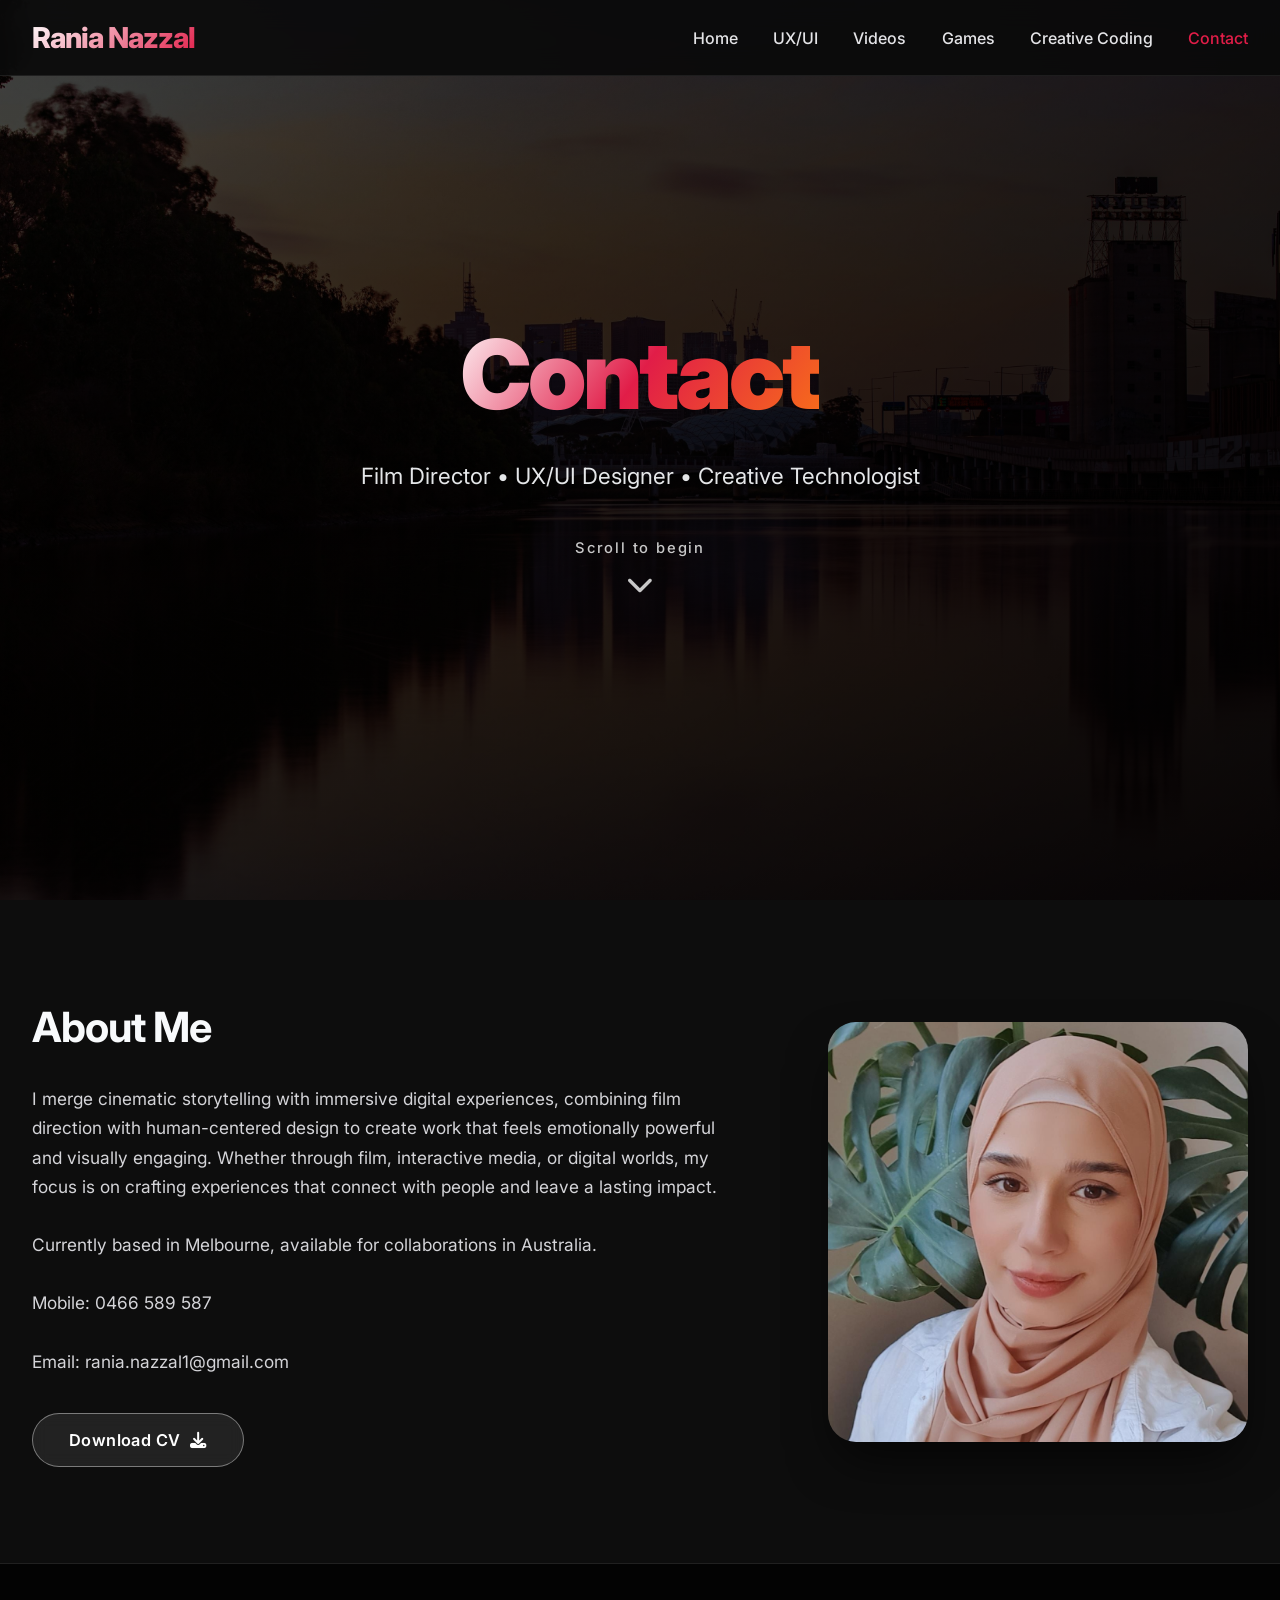
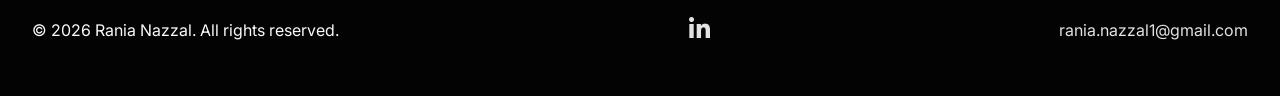
<file: Contact.html>
<!doctype html>
<html lang="en">
  <head>
    <meta charset="UTF-8" />
    <meta
      name="viewport"
      content="width=device-width, initial-scale=1.0, viewport-fit=cover"
    />
    <meta name="referrer" content="strict-origin-when-cross-origin" />
    <!-- ← Add this line -->
    <title>Rania Nazzal | Director & Designer</title>
    <!-- Google Fonts -->
    <link
      href="https://fonts.googleapis.com/css2?family=Inter:opsz,wght@14..32,300;14..32,400;14..32,500;14..32,600;14..32,700;14..32,800;14..32,900&display=swap"
      rel="stylesheet"
    />
    <link
      rel="stylesheet"
      href="https://cdnjs.cloudflare.com/ajax/libs/font-awesome/6.5.1/css/all.min.css"
    />
    <link rel="stylesheet" href="styles.css" />
  </head>
  <body>
    <nav class="navbar">
      <div class="nav-container">
        <a href="#" class="logo">Rania Nazzal</a>
        <div class="nav-links">
          <a href="index.html">Home</a>
          <a href="ux.html">UX/UI</a>
          <a href="videos.html">Videos</a>
          <a href="games.html">Games</a>
          <a href="creative.html">Creative Coding</a>
          <a href="Contact.html" class="active">Contact</a>
        </div>
        <button class="mobile-menu-btn" id="mobileMenuBtn" aria-label="Menu">
          <i class="fas fa-bars"></i>
        </button>
      </div>
    </nav>

    <!-- Mobile panel -->
    <div class="overlay-blur" id="overlayBlur"></div>
    <div class="mobile-nav-panel" id="mobilePanel">
      <button class="close-mobile" id="closeMobileBtn">&times;</button>
      <a href="#">Home</a>
      <a href="#">UX/UI</a>
      <a href="#">Videos</a>
      <a href="#">Games & Immersive</a>
      <a href="#" class="active">Contact</a>
    </div>

    <!-- HERO SECTION -->
    <header class="hero hero-contact">
      <div class="hero-video-bg">
        <!-- 🎥 REPLACE WITH YOUR HERO BACKGROUND VIDEO -->
        <video autoplay muted loop playsinline id="heroBgVideo">
          <source
            src="https://assets.mixkit.co/videos/preview/754/754-small.mp4"
            type="video/mp4"
          />
          Your browser does not support the video tag.
        </video>
      </div>
      <div class="hero-overlay"></div>
      <div class="hero-content">
        <h1 class="hero-title">Contact</h1>
        <p class="hero-subtitle">
          Film Director • UX/UI Designer • Creative Technologist
        </p>

        <div class="scroll-indicator" id="scrollIndicator">
          <span>Scroll to begin</span>
          <i class="fas fa-chevron-down"></i>
        </div>
      </div>
    </header>

    <!-- ABOUT SECTION -->
    <section class="about">
      <div class="container about-grid">
        <div class="about-text">
          <h2>About Me</h2>
          <p>
            I merge cinematic storytelling with immersive digital experiences,
            combining film direction with human-centered design to create work
            that feels emotionally powerful and visually engaging. Whether
            through film, interactive media, or digital worlds, my focus is on
            crafting experiences that connect with people and leave a lasting
            impact.
          </p>
          <p>
            Currently based in Melbourne, available for collaborations in
            Australia.
          </p>
          <p>Mobile: 0466 589 587</p>
          <p>Email: rania.nazzal1@gmail.com</p>
          <a href="Files/CV.pdf" class="btn btn-secondary btn-download"
            >Download CV <i class="fas fa-download"></i
          ></a>
        </div>
        <!-- Replaced Stats with Portrait Image -->
        <div class="about-image">
          <img src="images/Index/Rania.jpg" alt="Rania Nazzal" />
        </div>
      </div>
    </section>

    <!-- FOOTER -->
    <footer class="footer">
      <div class="container">
        <div class="footer-content">
          <div><p>© 2026 Rania Nazzal. All rights reserved.</p></div>
          <div class="social-links">
            <a
              href="https://www.linkedin.com/in/rania-nazz-2394b4176"
              target="_blank"
              rel="noopener noreferrer"
              aria-label="LinkedIn"
            >
              <i class="fab fa-linkedin-in"></i>
            </a>
          </div>
          <div>
            <a href="mailto:rania.nazzal1@gmail.com">rania.nazzal1@gmail.com</a>
          </div>
        </div>
      </div>
    </footer>

    <script src="script.js"></script>
  </body>
</html>
</file>
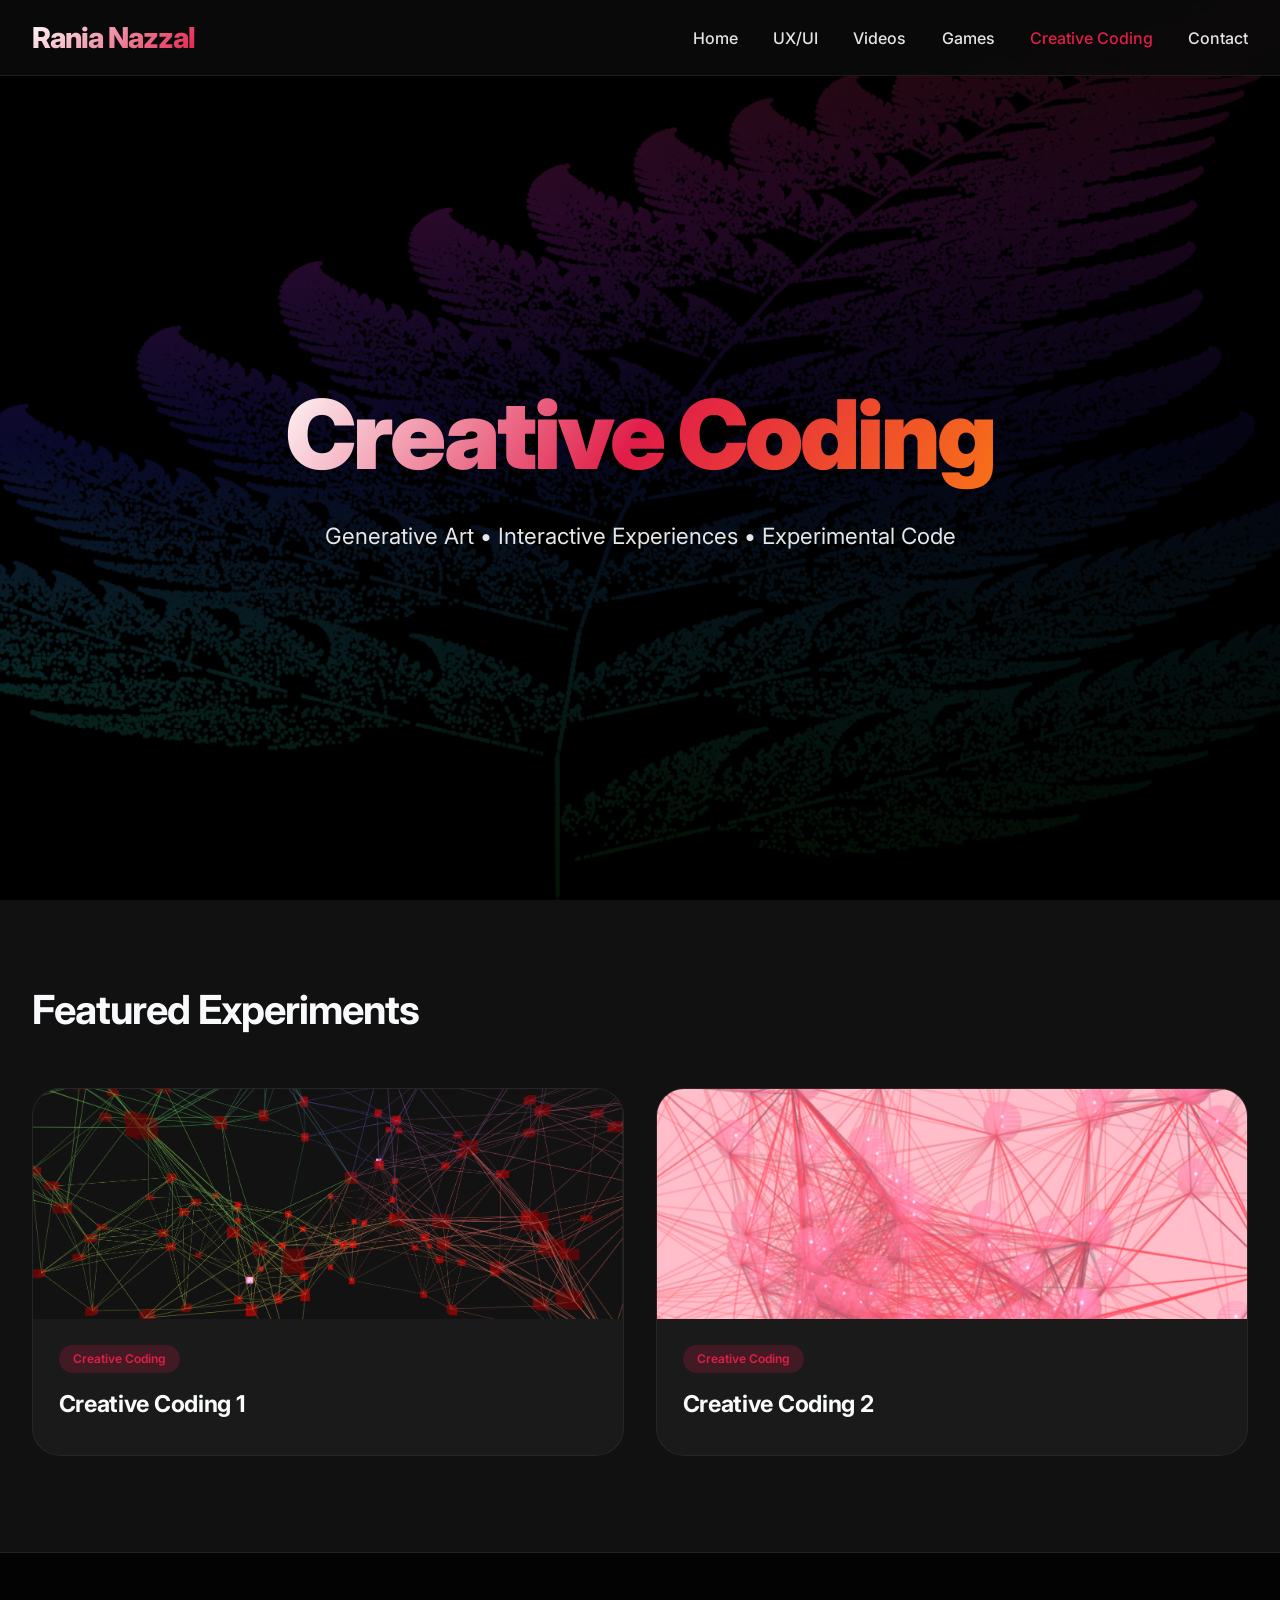
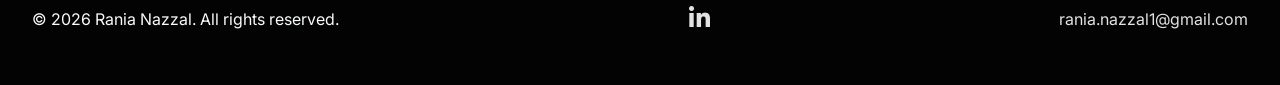
<file: creative.html>
<!doctype html>
<html lang="en">
  <head>
    <meta charset="UTF-8" />
    <meta
      name="viewport"
      content="width=device-width, initial-scale=1.0, viewport-fit=cover"
    />
    <title>Creative Coding | Rania Nazzal</title>
    <link
      href="https://fonts.googleapis.com/css2?family=Inter:opsz,wght@14..32,300;14..32,400;14..32,500;14..32,600;14..32,700;14..32,800;14..32,900&display=swap"
      rel="stylesheet"
    />
    <link
      rel="stylesheet"
      href="https://cdnjs.cloudflare.com/ajax/libs/font-awesome/6.5.1/css/all.min.css"
    />
    <link rel="stylesheet" href="styles.css" />
  </head>
  <body>
    <!-- Navbar -->
    <nav class="navbar">
      <div class="nav-container">
        <a href="index.html" class="logo">Rania Nazzal</a>
        <div class="nav-links">
          <a href="index.html">Home</a>
          <a href="ux.html">UX/UI</a>
          <a href="videos.html">Videos</a>
          <a href="games.html">Games</a>
          <a href="creative-coding.html" class="active">Creative Coding</a>
          <a href="Contact.html">Contact</a>
        </div>
        <button class="mobile-menu-btn" id="mobileMenuBtn" aria-label="Menu">
          <i class="fas fa-bars"></i>
        </button>
      </div>
    </nav>

    <!-- Hero -->
    <header class="hero hero-creative">
      <div class="hero-overlay"></div>
      <div class="hero-content">
        <h1 class="hero-title">Creative Coding</h1>
        <p class="hero-subtitle">
          Generative Art • Interactive Experiences • Experimental Code
        </p>
      </div>
    </header>

    <!-- FEATURED PROJECTS SECTION -->
    <section class="featured" id="projects">
      <div class="container">
        <h2>Featured Experiments</h2>

        <div class="featured-grid">
          <!-- Add your creative coding projects here -->
          <a
            href="https://ranianazz-ccblog.deno.dev/ "
            target="_blank"
            class="featured-card"
          >
            <div class="card-image">
              <img src="images/creative/2.png" alt="Creative Coding" />
            </div>
            <div class="card-content">
              <span class="tag">Creative Coding</span>
              <h3>Creative Coding 1</h3>
              <p></p>
            </div>
          </a>

          <a
            href="https://ranianazz-blog2-main-86.deno.dev/"
            target="_blank"
            class="featured-card"
          >
            <div class="card-image">
              <img src="images/creative/1.png" alt="Generative Art" />
            </div>
            <div class="card-content">
              <span class="tag">Creative Coding</span>
              <h3>Creative Coding 2</h3>
              <p></p>
            </div>
          </a>
        </div>
      </div>
    </section>

    <!-- Footer -->
    <footer class="footer">
      <div class="container">
        <div class="footer-content">
          <div><p>© 2026 Rania Nazzal. All rights reserved.</p></div>
          <div class="social-links">
            <a
              href="https://www.linkedin.com/in/rania-nazz-2394b4176"
              target="_blank"
              rel="noopener noreferrer"
              aria-label="LinkedIn"
            >
              <i class="fab fa-linkedin-in"></i>
            </a>
          </div>
          <div>
            <a href="mailto:rania.nazzal1@gmail.com">rania.nazzal1@gmail.com</a>
          </div>
        </div>
      </div>
    </footer>

    <script src="script.js"></script>
  </body>
</html>
</file>
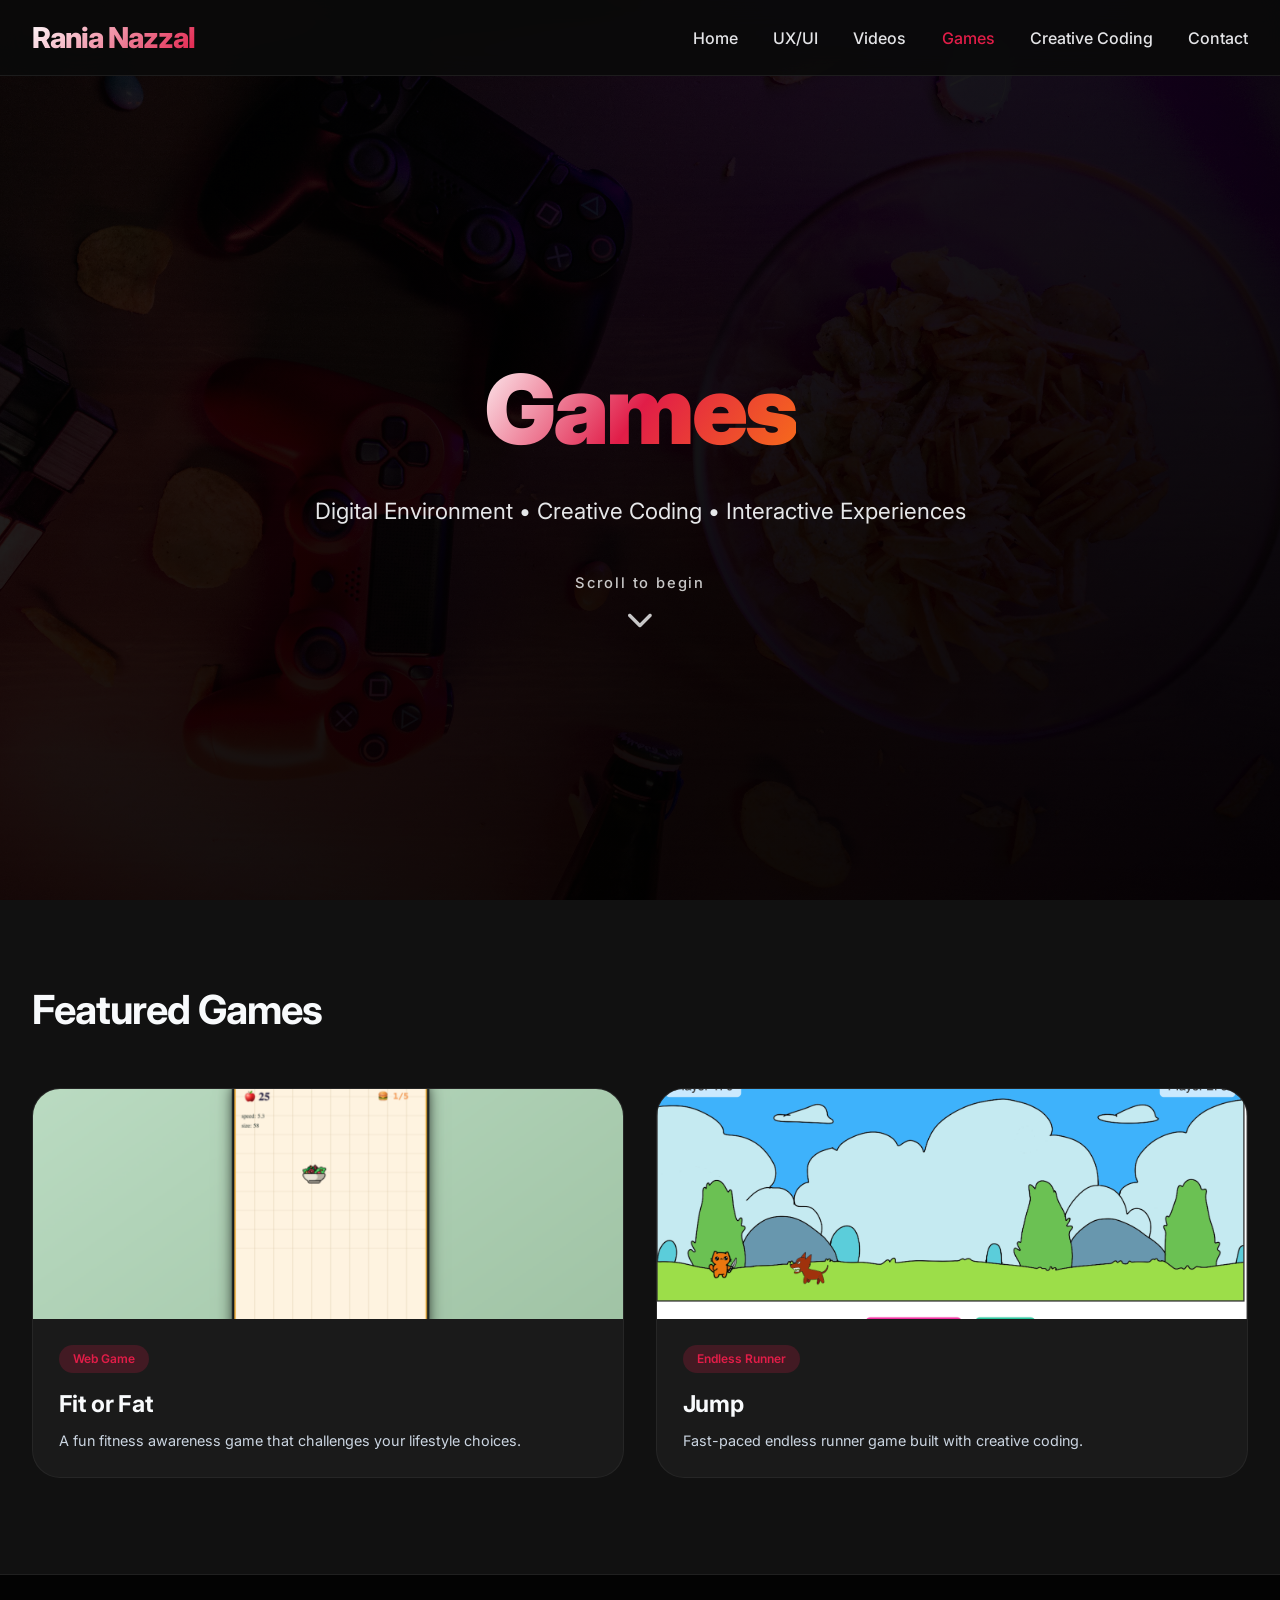
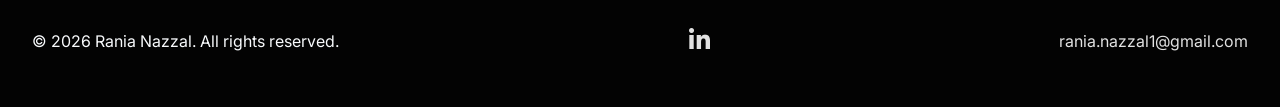
<file: games.html>
<!doctype html>
<html lang="en">
  <head>
    <meta charset="UTF-8" />
    <meta
      name="viewport"
      content="width=device-width, initial-scale=1.0, viewport-fit=cover"
    />
    <title>Games & Immersive | Rania Nazzal</title>
    <link
      href="https://fonts.googleapis.com/css2?family=Inter:opsz,wght@14..32,300;14..32,400;14..32,500;14..32,600;14..32,700;14..32,800;14..32,900&display=swap"
      rel="stylesheet"
    />
    <link
      rel="stylesheet"
      href="https://cdnjs.cloudflare.com/ajax/libs/font-awesome/6.5.1/css/all.min.css"
    />
    <link rel="stylesheet" href="styles.css" />
  </head>
  <body>
    <!-- Navbar -->
    <nav class="navbar">
      <div class="nav-container">
        <a href="index.html" class="logo">Rania Nazzal</a>
        <div class="nav-links">
          <a href="index.html">Home</a>
          <a href="ux.html">UX/UI</a>
          <a href="videos.html">Videos</a>
          <a href="games.html" class="active">Games</a>
          <a href="creative.html">Creative Coding</a>
          <a href="Contact.html">Contact</a>
        </div>
        <button class="mobile-menu-btn" id="mobileMenuBtn" aria-label="Menu">
          <i class="fas fa-bars"></i>
        </button>
      </div>
    </nav>

    <!-- Hero -->
    <header class="hero hero-immersive">
      <div class="hero-overlay"></div>
      <div class="hero-content">
        <h1 class="hero-title">Games</h1>
        <p class="hero-subtitle">
          Digital Environment • Creative Coding • Interactive Experiences
        </p>
        <div class="scroll-indicator" id="scrollIndicator">
          <span>Scroll to begin</span>
          <i class="fas fa-chevron-down"></i>
        </div>
      </div>
    </header>

    <!-- FEATURED GAMES SECTION -->
    <section class="featured" id="projects">
      <div class="container">
        <h2>Featured Games</h2>

        <div class="featured-grid">
          <!-- Game 1: Fit or Fat -->
          <a
            href="https://fit-or-fat.netlify.app/"
            target="_blank"
            class="featured-card"
          >
            <div class="card-image">
              <img src="images\games\fitorfat.png" alt="Fit or Fat Game" />
            </div>
            <div class="card-content">
              <span class="tag">Web Game</span>
              <h3>Fit or Fat</h3>
              <p>
                A fun fitness awareness game that challenges your lifestyle
                choices.
              </p>
            </div>
          </a>

          <!-- Game 2: Jump -->
          <a
            href="https://ranianazz.github.io/Game/"
            target="_blank"
            class="featured-card"
          >
            <div class="card-image">
              <img src="images\games\jump.png" alt="Jump Game" />
            </div>
            <div class="card-content">
              <span class="tag">Endless Runner</span>
              <h3>Jump</h3>
              <p>Fast-paced endless runner game built with creative coding.</p>
            </div>
          </a>
        </div>
      </div>
    </section>

    <!-- FOOTER -->
    <footer class="footer">
      <div class="container">
        <div class="footer-content">
          <div><p>© 2026 Rania Nazzal. All rights reserved.</p></div>
          <div class="social-links">
            <a
              href="https://www.linkedin.com/in/rania-nazz-2394b4176"
              target="_blank"
              rel="noopener noreferrer"
              aria-label="LinkedIn"
            >
              <i class="fab fa-linkedin-in"></i>
            </a>
          </div>
          <div>
            <a href="mailto:rania.nazzal1@gmail.com">rania.nazzal1@gmail.com</a>
          </div>
        </div>
      </div>
    </footer>
    <script src="script.js"></script>
  </body>
</html>
</file>
<file: styles.css>
/* === RESET & GLOBAL === */
* {
  margin: 0;
  padding: 0;
  box-sizing: border-box;
}

:root {
  --primary: #e11d48;
  --primary-dark: #be123c;
  --dark: #0a0a0a;
  --dark-elevated: #111111;
  --card-bg: #1a1a1a;
  --light: #f8fafc;
  --gray-muted: #a1a1aa;
  --transition: all 0.35s cubic-bezier(0.2, 0.9, 0.4, 1.1);
}

body {
  font-family:
    "Inter",
    system-ui,
    -apple-system,
    sans-serif;
  background-color: var(--dark);
  color: var(--light);
  line-height: 1.5;
  overflow-x: hidden;
  scroll-behavior: smooth;
}

/* NAVBAR */
.navbar {
  position: fixed;
  top: 0;
  left: 0;
  width: 100%;
  z-index: 1000;
  background: rgba(10, 10, 10, 0.92);
  backdrop-filter: blur(14px);
  border-bottom: 1px solid rgba(255, 255, 255, 0.08);
  transition: var(--transition);
}

.nav-container {
  max-width: 1280px;
  margin: 0 auto;
  padding: 1rem 2rem;
  display: flex;
  align-items: center;
  justify-content: space-between;
}

.logo {
  font-size: 1.8rem;
  font-weight: 800;
  letter-spacing: -1px;
  text-decoration: none;
  background: linear-gradient(135deg, #fff, var(--primary));
  background-clip: text;
  -webkit-background-clip: text;
  -webkit-text-fill-color: transparent;
}

.nav-links {
  display: flex;
  gap: 2.2rem;
}

.nav-links a {
  color: #e4e4e7;
  text-decoration: none;
  font-weight: 500;
  font-size: 1rem;
  transition: color 0.25s;
}

.nav-links a:hover,
.nav-links a.active {
  color: var(--primary);
}

.mobile-menu-btn {
  display: none;
  background: none;
  border: none;
  color: white;
  font-size: 1.7rem;
  cursor: pointer;
}

/* ==================== HERO SECTION ==================== */
.hero {
  height: 100vh;
  min-height: 700px;
  position: relative;
  display: flex;
  align-items: center;
  justify-content: center;
  text-align: center;
  overflow: hidden;
}

.hero-video-bg {
  position: absolute;
  top: 0;
  left: 0;
  width: 100%;
  height: 100%;
  z-index: 0;
}

.hero-video-bg video {
  width: 100%;
  height: 100%;
  object-fit: cover;
  filter: brightness(0.75) contrast(1.05);
}

.hero-overlay {
  position: absolute;
  inset: 0;
  background: linear-gradient(
    145deg,
    rgba(0, 0, 0, 0.4) 0%,
    rgba(0, 0, 0, 0.75) 100%
  );
  z-index: 1;
}

/* Strong Centering */
.hero-content {
  position: relative;
  z-index: 3;
  max-width: 920px;
  width: 100%;
  padding: 0 20px;
  display: flex;
  flex-direction: column;
  align-items: center;
  text-align: center;
  margin: 0 auto;
}

.hero-title {
  font-size: clamp(3rem, 11vw, 6rem);
  font-weight: 900;
  letter-spacing: -3px;
  margin-bottom: 0.8rem;
  background: linear-gradient(125deg, #ffffff, var(--primary), #f97316);
  background-clip: text;
  -webkit-background-clip: text;
  -webkit-text-fill-color: transparent;
}

.hero-subtitle {
  font-size: 1.4rem;
  margin-bottom: 2.8rem;
  opacity: 0.92;
  max-width: 680px;
}

.hero-buttons {
  display: flex;
  flex-wrap: wrap;
  gap: 1.2rem;
  justify-content: center;
  margin-bottom: 5rem;
  width: 100%;
}

/* Buttons */
.btn {
  padding: 14px 36px;
  border-radius: 60px;
  text-decoration: none;
  font-weight: 600;
  font-size: 1.02rem;
  letter-spacing: 0.4px;
  transition: var(--transition);
  display: inline-flex;
  align-items: center;
  justify-content: center;
  min-width: 170px;
}

.btn-primary {
  background: var(--primary);
  color: white;
  box-shadow: 0 8px 25px rgba(225, 29, 72, 0.35);
}

.btn-primary:hover {
  background: var(--primary-dark);
  transform: translateY(-4px);
  box-shadow: 0 22px 35px -8px rgba(225, 29, 72, 0.5);
}

.btn-secondary {
  background: rgba(255, 255, 255, 0.09);
  color: white;
  border: 1px solid rgba(255, 255, 255, 0.4);
  backdrop-filter: blur(8px);
}

.btn-secondary:hover {
  background: rgba(255, 255, 255, 0.2);
  border-color: rgba(255, 255, 255, 0.7);
  transform: translateY(-3px);
}

/* Scroll Indicator */
.scroll-indicator {
  display: flex;
  flex-direction: column;
  align-items: center;
  gap: 12px;
  font-size: 0.92rem;
  font-weight: 500;
  letter-spacing: 1.8px;
  color: #ddd;
  cursor: pointer;
  opacity: 0.9;
}

.scroll-indicator:hover {
  color: #fff;
  opacity: 1;
}

.scroll-indicator i {
  font-size: 1.7rem;
  animation: bounce 2.3s infinite;
}

@keyframes bounce {
  0%,
  100% {
    transform: translateY(0);
  }
  50% {
    transform: translateY(10px);
  }
}

@keyframes fadeUp {
  from {
    opacity: 0;
    transform: translateY(40px);
  }
  to {
    opacity: 1;
    transform: translateY(0);
  }
}

/* ==================== OTHER SECTIONS ==================== */
.featured {
  padding: 5rem 0 6rem;
  background: var(--dark-elevated);
}

.container {
  max-width: 1280px;
  margin: 0 auto;
  padding: 0 2rem;
}

.featured h2,
.about-text h2 {
  font-size: 2.5rem;
  font-weight: 700;
  margin-bottom: 3rem;
  letter-spacing: -1px;
}

.featured-grid {
  display: grid;
  grid-template-columns: repeat(auto-fit, minmax(330px, 1fr));
  gap: 2rem;
}

.featured-card {
  text-decoration: none;
  color: inherit;
  border-radius: 28px;
  overflow: hidden;
  background: var(--card-bg);
  transition:
    transform 0.3s ease,
    box-shadow 0.3s;
  display: flex;
  flex-direction: column;
  border: 1px solid rgba(255, 255, 255, 0.05);
}

.featured-card:hover {
  transform: translateY(-8px);
  box-shadow: 0 30px 40px -18px rgba(0, 0, 0, 0.6);
  border-color: rgba(225, 29, 72, 0.3);
}

.card-video-wrapper,
.card-image {
  position: relative;
  width: 100%;
  height: 230px;
  overflow: hidden;
  background: #0f0f0f;
}

.card-video {
  width: 100%;
  height: 100%;
  object-fit: cover;
  transition: transform 0.5s;
}

.featured-card:hover .card-video {
  transform: scale(1.03);
}

.card-image img {
  width: 100%;
  height: 100%;
  object-fit: cover;
  transition: transform 0.5s;
}

.card-content {
  padding: 1.6rem;
}

.tag {
  display: inline-block;
  background: rgba(225, 29, 72, 0.2);
  color: var(--primary);
  padding: 5px 14px;
  border-radius: 40px;
  font-size: 0.75rem;
  font-weight: 600;
  margin-bottom: 0.9rem;
}

.card-content h3 {
  font-size: 1.45rem;
  font-weight: 700;
  margin-bottom: 0.5rem;
  letter-spacing: -0.3px;
}

.card-content p {
  color: #cbd5e1;
  font-size: 0.9rem;
}

/* ABOUT SECTION */
.about {
  padding: 6rem 0;
  background: #0d0d0d;
}

.about-grid {
  display: flex;
  flex-wrap: wrap;
  gap: 4rem;
  align-items: center;
}

.about-text {
  flex: 1.2;
}

.about-text h2 {
  font-size: 2.3rem;
  margin-bottom: 1.5rem;
  font-weight: 700;
}

.about-text p {
  font-size: 1.05rem;
  color: #d4d4d8;
  margin-bottom: 1.5rem;
  line-height: 1.6;
}

.btn-download {
  margin-top: 0.5rem;
  display: inline-flex;
  align-items: center;
  gap: 10px;
}

.about-stats {
  flex: 0.9;
  display: flex;
  flex-direction: column;
  gap: 1.5rem;
}

.stat {
  background: var(--card-bg);
  padding: 1.6rem;
  border-radius: 28px;
  text-align: center;
  transition: all 0.2s;
  border: 1px solid rgba(255, 255, 255, 0.05);
}

.stat-number {
  font-size: 3rem;
  font-weight: 800;
  color: var(--primary);
  line-height: 1;
}

/* FOOTER */
.footer {
  background: #030303;
  padding: 3rem 0;
  border-top: 1px solid #202020;
}

.footer-content {
  display: flex;
  justify-content: space-between;
  align-items: center;
  flex-wrap: wrap;
  gap: 1.5rem;
}

.social-links a {
  color: #b0b0b0;
  font-size: 1.5rem;
  margin: 0 12px;
  transition: color 0.2s;
}

.social-links a:hover {
  color: var(--primary);
}

.footer a {
  color: #e2e2e2;
  text-decoration: none;
}

.footer a:hover {
  color: var(--primary);
}

/* MOBILE MENU */
.mobile-nav-panel {
  position: fixed;
  top: 0;
  right: -100%;
  width: 280px;
  height: 100%;
  background: #0a0a0aea;
  backdrop-filter: blur(20px);
  z-index: 2000;
  padding: 5rem 2rem;
  transition: right 0.3s ease;
  display: flex;
  flex-direction: column;
  gap: 2rem;
  border-left: 1px solid rgba(255, 255, 255, 0.1);
}

.mobile-nav-panel a {
  color: white;
  text-decoration: none;
  font-size: 1.4rem;
  font-weight: 500;
  padding: 0.6rem 0;
  border-bottom: 1px solid rgba(255, 255, 255, 0.1);
}

.mobile-nav-panel a.active {
  color: var(--primary);
}

.close-mobile {
  position: absolute;
  top: 1.2rem;
  right: 1.5rem;
  background: none;
  border: none;
  color: white;
  font-size: 2rem;
  cursor: pointer;
}

.overlay-blur {
  position: fixed;
  inset: 0;
  background: rgba(0, 0, 0, 0.6);
  backdrop-filter: blur(3px);
  z-index: 1999;
  display: none;
}

/* RESPONSIVE */
@media (max-width: 768px) {
  .nav-links {
    display: none;
  }
  .mobile-menu-btn {
    display: block;
  }
  .about-grid {
    flex-direction: column;
  }
  .hero-subtitle {
    font-size: 1.15rem;
  }
  .hero-buttons {
    margin-bottom: 4rem;
  }
  .featured-grid {
    gap: 1.5rem;
  }
  .footer-content {
    flex-direction: column;
    text-align: center;
  }
}

.card-video-wrapper {
  position: relative;
  height: 260px;
  overflow: hidden;
  background: #111;
  border-radius: 12px 12px 0 0;
}

.card-thumbnail,
.card-video {
  width: 100%;
  height: 100%;
  object-fit: cover;
  transition: all 0.5s ease;
}

.card-video {
  position: absolute;
  top: 0;
  left: 0;
  opacity: 0;
  pointer-events: none;
}

.video-card:hover .card-thumbnail {
  opacity: 0;
}

.video-card:hover .card-video {
  opacity: 1;
  pointer-events: auto;
}

/* Home Hero - Background Image */
.hero-home {
  background:
    linear-gradient(145deg, rgba(0, 0, 0, 0.45), rgba(0, 0, 0, 0.75)),
    url("images/Index/IMG_4042.png") center/cover no-repeat;
  height: 100vh;
  min-height: 700px;
  position: relative;
  display: flex;
  align-items: center;
  justify-content: center;
  text-align: center;
  overflow: hidden;
}

.hero-home .hero-content {
  position: relative;
  z-index: 3;
}

/* Contact Hero - Background Image */
.hero-contact {
  background:
    linear-gradient(145deg, rgba(0, 0, 0, 0.45), rgba(0, 0, 0, 0.75)),
    url("images/contact/pexels-daryl-john-de-guzman-113010230-11631926.jpg")
      center/cover no-repeat;
  height: 100vh;
  min-height: 700px;
  position: relative;
  display: flex;
  align-items: center;
  justify-content: center;
  text-align: center;
  overflow: hidden;
}

.hero-home .hero-content {
  position: relative;
  z-index: 3;
}
/* Optional: Darker overlay if needed */
.hero-home .hero-overlay {
  position: absolute;
  inset: 0;
  background: linear-gradient(
    145deg,
    rgba(0, 0, 0, 0.4) 0%,
    rgba(0, 0, 0, 0.75) 100%
  );
  z-index: 1;
}

/* UX Hero Variation */
.hero-ux {
  background:
    linear-gradient(145deg, rgba(0, 0, 0, 0.6), rgba(0, 0, 0, 0.85)),
    url("images/uxui/background.jpg") center/cover no-repeat;
}

.hero-ux .hero-content {
  padding-top: 80px;
}

/* Optional: Filter buttons (you can expand later) */
.ux-filters {
  display: flex;
  justify-content: center;
  gap: 1rem;
  margin: 2.5rem 0;
  flex-wrap: wrap;
}

/* Videos Hero */
.hero-videos {
  background:
    linear-gradient(145deg, rgba(0, 0, 0, 0.65), rgba(0, 0, 0, 0.85)),
    url("images/video/background.jpg") center/cover no-repeat;
}

.hero-videos .hero-content {
  padding-top: 60px;
}

/* Make video cards play on hover */
.featured-card:hover .card-video {
  transform: scale(1.05);
}

/* Games & Immersive Hero */
.hero-immersive {
  background:
    linear-gradient(145deg, rgba(0, 0, 0, 0.7), rgba(0, 0, 0, 0.85)),
    url("images/games/pexels-pavel-danilyuk-7776903.jpg") center/cover no-repeat;
}

.hero-immersive .hero-content {
  padding-top: 70px;
}

/* ==================== ABOUT SECTION ==================== */
.about {
  padding: 6rem 0;
  background: #0d0d0d;
}

.about-grid {
  display: flex;
  align-items: center;
  gap: 5rem;
  max-width: 1280px;
  margin: 0 auto;
  padding: 0 2rem;
}

.about-text {
  flex: 1.1;
}

.about-text h2 {
  font-size: 2.6rem;
  margin-bottom: 1.6rem;
  font-weight: 700;
}

.about-text p {
  font-size: 1.08rem;
  color: #d4d4d8;
  line-height: 1.7;
  margin-bottom: 1.8rem;
}

.about-image {
  flex: 1;
  max-width: 420px;
  border-radius: 28px;
  overflow: hidden;
  box-shadow: 0 25px 50px -12px rgba(0, 0, 0, 0.7);
}

.about-image img {
  width: 100%;
  height: 100%;
  object-fit: cover;
  display: block;
  transition: transform 0.5s ease;
}

.about-image:hover img {
  transform: scale(1.05);
}

/* Responsive */
@media (max-width: 992px) {
  .about-grid {
    gap: 3rem;
  }
}

@media (max-width: 768px) {
  .about-grid {
    flex-direction: column;
    text-align: center;
  }
  .about-image {
    max-width: 320px;
    margin: 0 auto;
  }
  .about-text h2 {
    font-size: 2.3rem;
  }
}

/* Creative Coding Hero */
.hero-creative {
  background:
    linear-gradient(145deg, rgba(0, 0, 0, 0.6), rgba(0, 0, 0, 0.85)),
    url("images/creative/background.png") center/cover no-repeat;
}

.hero-creative .hero-content {
  padding-top: 60px;
}
</file>
